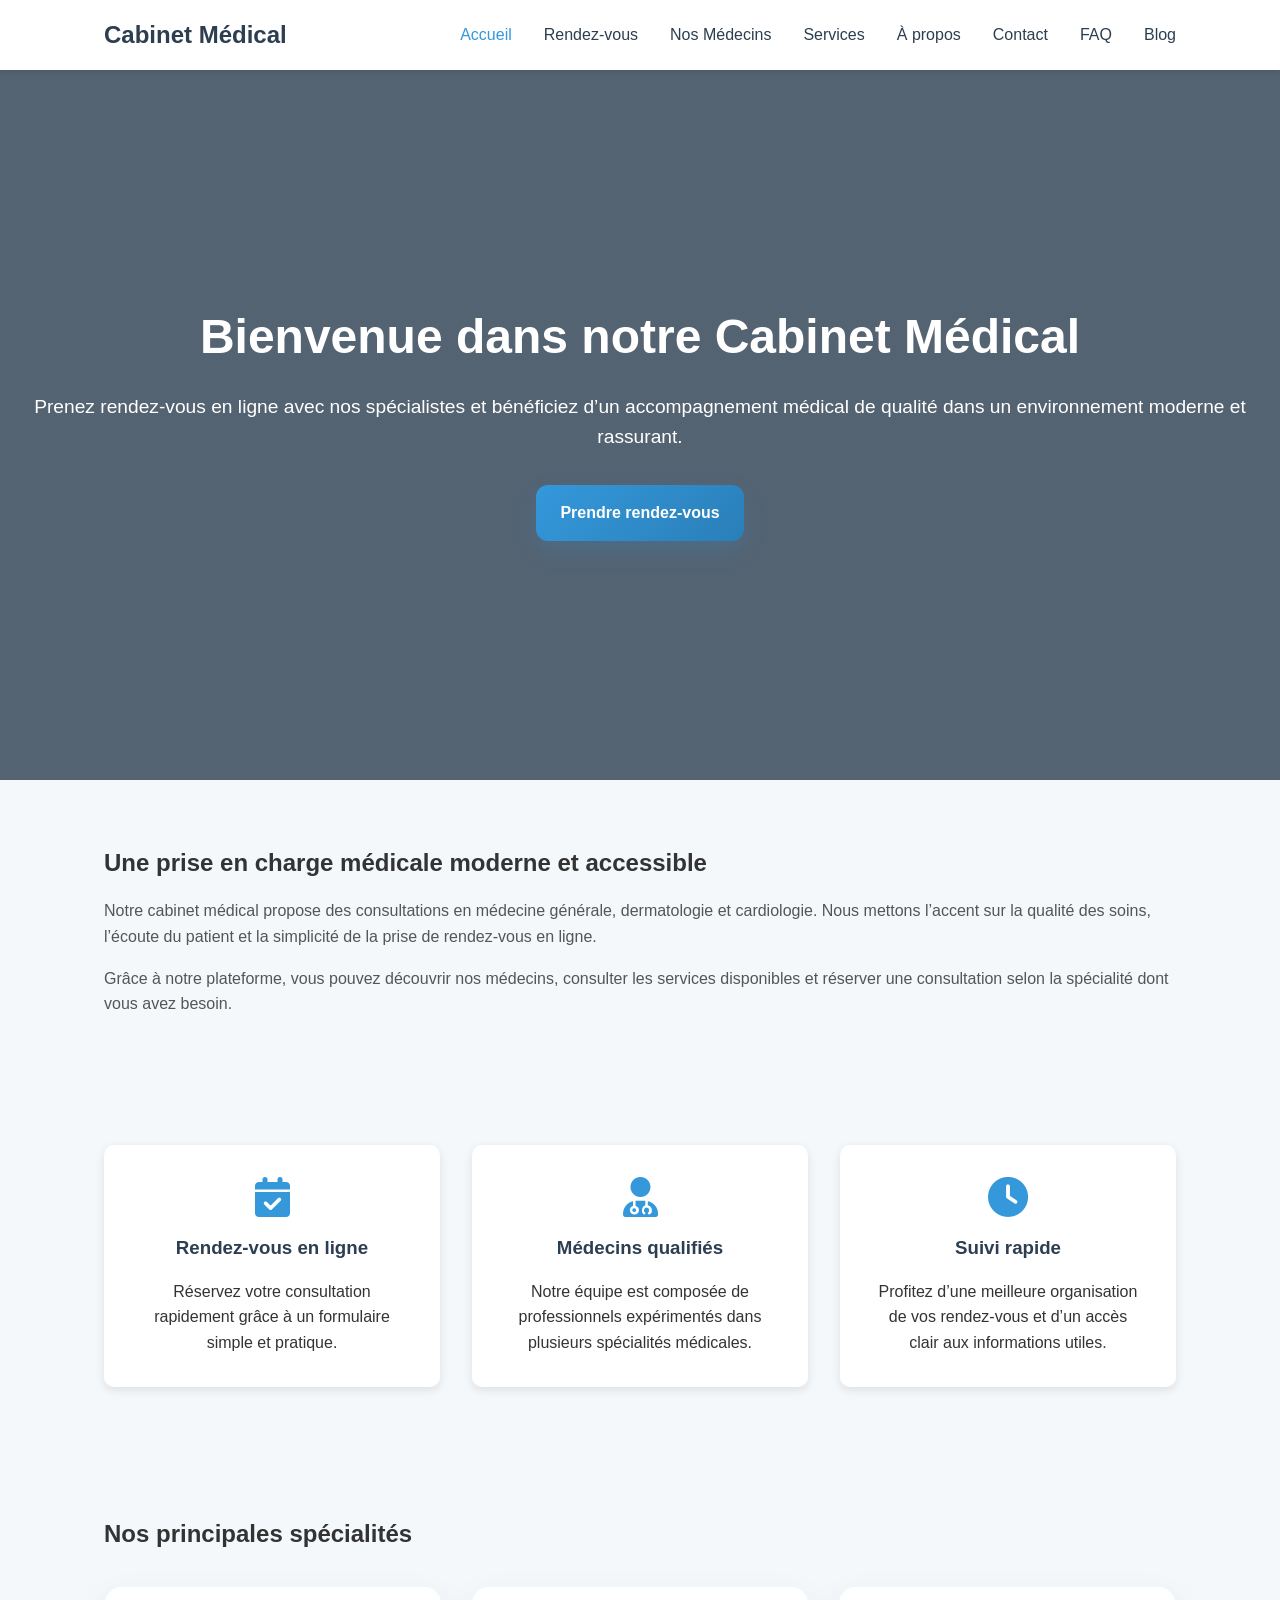
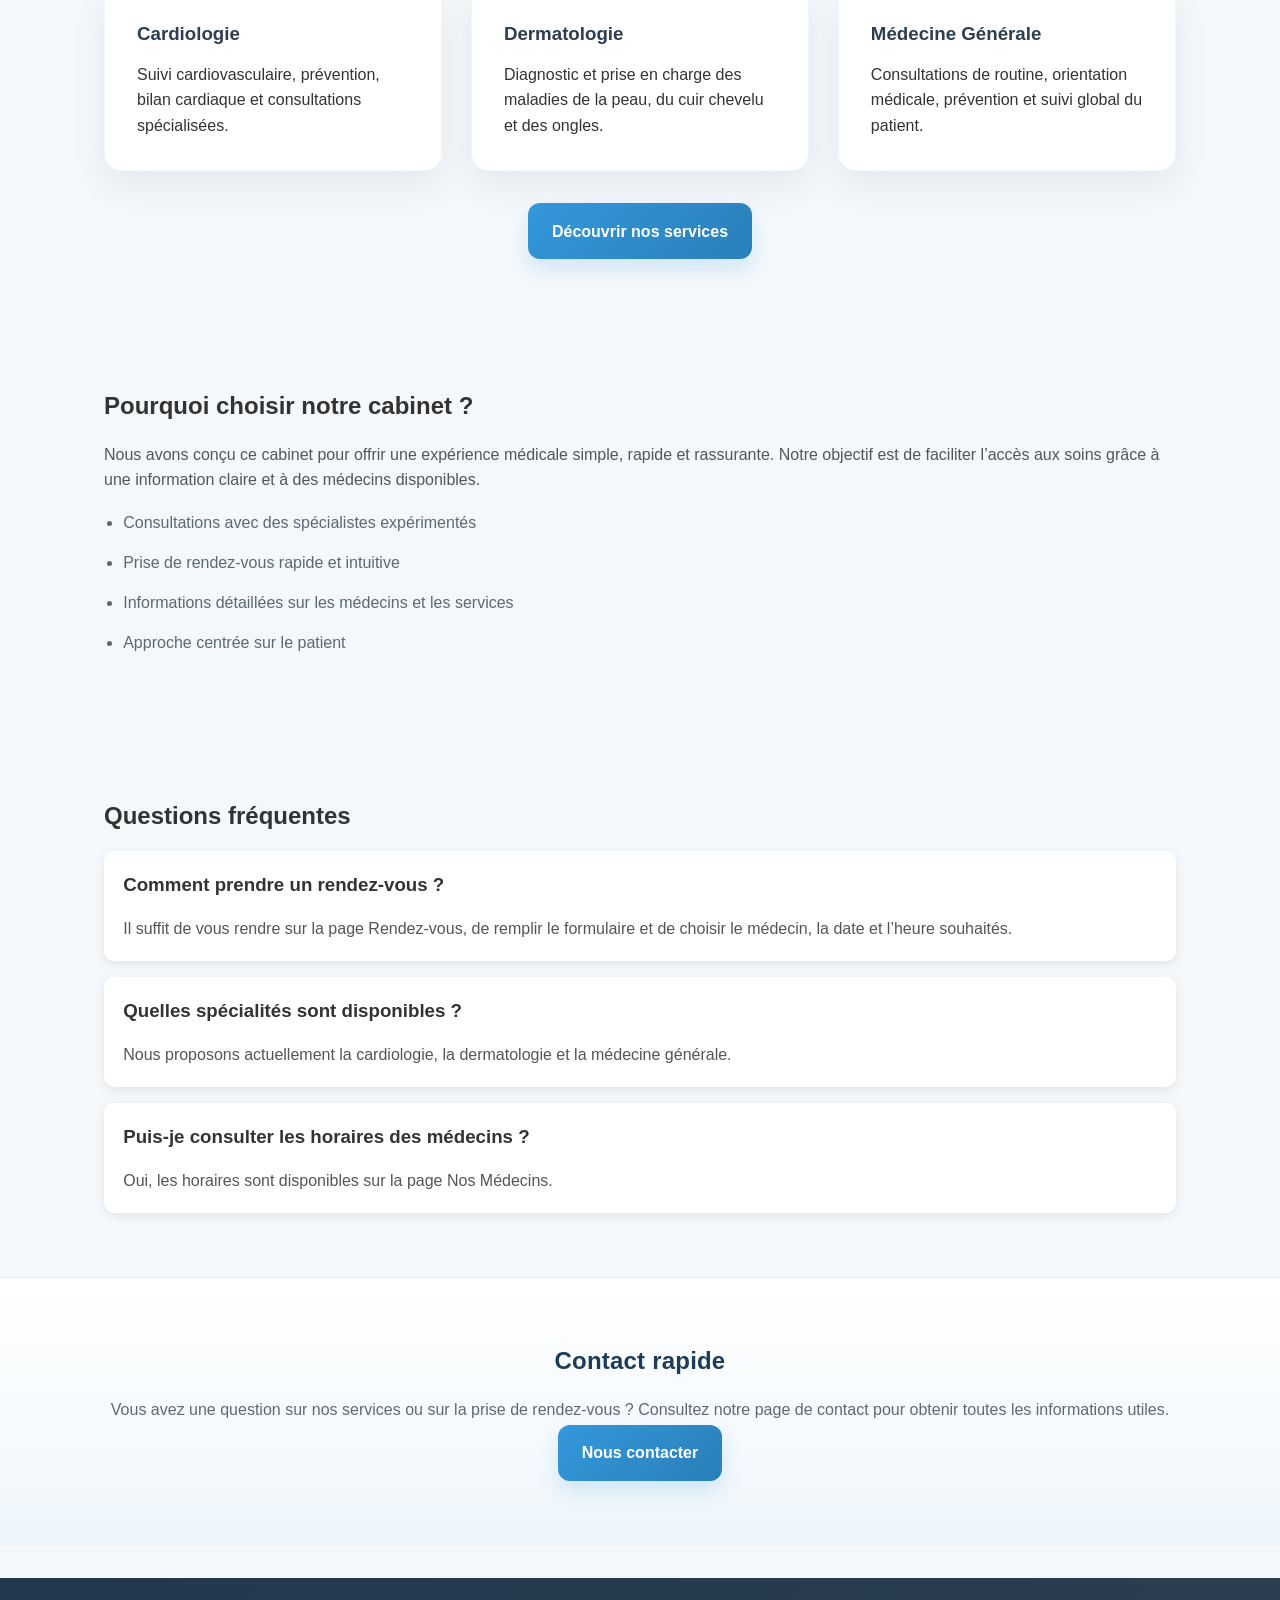
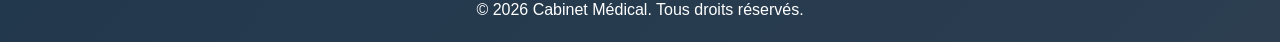
<file: index.html>
<!DOCTYPE html>
<html lang="fr">
<head>
    <meta charset="UTF-8">
    <meta name="viewport" content="width=device-width, initial-scale=1.0">
    <!-- Google tag (gtag.js) -->
<script async src="https://www.googletagmanager.com/gtag/js?id=G-LF78NKF4FQ"></script>
<script>
  window.dataLayer = window.dataLayer || [];
  function gtag(){dataLayer.push(arguments);}
  gtag('js', new Date());

  gtag('config', 'G-LF78NKF4FQ');
</script>
    <title>Cabinet Médical - Consultations, Médecins et Rendez-vous en ligne</title>
    <meta name="description" content="Cabinet médical moderne proposant des consultations en cardiologie, dermatologie et médecine générale. Prenez rendez-vous en ligne avec nos médecins qualifiés.">
    <meta name="keywords" content="cabinet médical, rendez-vous médical, cardiologie, dermatologie, médecine générale, consultation en ligne">
    <link rel="stylesheet" href="styles.css">
    <link rel="stylesheet" href="https://cdnjs.cloudflare.com/ajax/libs/font-awesome/6.0.0/css/all.min.css">
</head>
<body>
    <header>
        <nav>
            <div class="logo">
                <h1>Cabinet Médical</h1>
            </div>
            <ul class="nav-links">
                <li><a href="index.html" class="active">Accueil</a></li>
                <li><a href="appointments.html">Rendez-vous</a></li>
                <li><a href="doctors.html">Nos Médecins</a></li>
                <li><a href="services.html">Services</a></li>
                <li><a href="about.html">À propos</a></li>
                <li><a href="contact.html">Contact</a></li>
                <li><a href="faq.html">FAQ</a></li>
                <li><a href="blog.html">Blog</a></li>
            </ul>
        </nav>
    </header>

    <main>
        <section class="hero">
            <h2>Bienvenue dans notre Cabinet Médical</h2>
            <p>
                Prenez rendez-vous en ligne avec nos spécialistes et bénéficiez
                d’un accompagnement médical de qualité dans un environnement moderne et rassurant.
            </p>
            <a href="appointments.html" class="cta-button">Prendre rendez-vous</a>
        </section>

        <section class="intro-section">
            <div class="container">
                <h2>Une prise en charge médicale moderne et accessible</h2>
                <p>
                    Notre cabinet médical propose des consultations en médecine générale,
                    dermatologie et cardiologie. Nous mettons l’accent sur la qualité des soins,
                    l’écoute du patient et la simplicité de la prise de rendez-vous en ligne.
                </p>
                <p>
                    Grâce à notre plateforme, vous pouvez découvrir nos médecins,
                    consulter les services disponibles et réserver une consultation
                    selon la spécialité dont vous avez besoin.
                </p>
            </div>
        </section>

        <section class="features">
            <div class="feature-card">
                <i class="fas fa-calendar-check"></i>
                <h3>Rendez-vous en ligne</h3>
                <p>Réservez votre consultation rapidement grâce à un formulaire simple et pratique.</p>
            </div>
            <div class="feature-card">
                <i class="fas fa-user-md"></i>
                <h3>Médecins qualifiés</h3>
                <p>Notre équipe est composée de professionnels expérimentés dans plusieurs spécialités médicales.</p>
            </div>
            <div class="feature-card">
                <i class="fas fa-clock"></i>
                <h3>Suivi rapide</h3>
                <p>Profitez d’une meilleure organisation de vos rendez-vous et d’un accès clair aux informations utiles.</p>
            </div>
        </section>

        <section class="services-preview">
            <div class="container">
                <h2>Nos principales spécialités</h2>
                <div class="services-grid">
                    <div class="service-box">
                        <h3>Cardiologie</h3>
                        <p>
                            Suivi cardiovasculaire, prévention, bilan cardiaque et consultations spécialisées.
                        </p>
                    </div>
                    <div class="service-box">
                        <h3>Dermatologie</h3>
                        <p>
                            Diagnostic et prise en charge des maladies de la peau, du cuir chevelu et des ongles.
                        </p>
                    </div>
                    <div class="service-box">
                        <h3>Médecine Générale</h3>
                        <p>
                            Consultations de routine, orientation médicale, prévention et suivi global du patient.
                        </p>
                    </div>
                </div>
                <div class="center-btn">
                    <a href="services.html" class="cta-button">Découvrir nos services</a>
                </div>
            </div>
        </section>

        <section class="why-us">
            <div class="container">
                <h2>Pourquoi choisir notre cabinet ?</h2>
                <p>
                    Nous avons conçu ce cabinet pour offrir une expérience médicale simple, rapide et rassurante.
                    Notre objectif est de faciliter l’accès aux soins grâce à une information claire et à des médecins disponibles.
                </p>
                <ul class="benefits-list">
                    <li>Consultations avec des spécialistes expérimentés</li>
                    <li>Prise de rendez-vous rapide et intuitive</li>
                    <li>Informations détaillées sur les médecins et les services</li>
                    <li>Approche centrée sur le patient</li>
                </ul>
            </div>
        </section>

        <section class="faq-home">
            <div class="container">
                <h2>Questions fréquentes</h2>
                <div class="faq-item">
                    <h3>Comment prendre un rendez-vous ?</h3>
                    <p>
                        Il suffit de vous rendre sur la page Rendez-vous, de remplir le formulaire
                        et de choisir le médecin, la date et l’heure souhaités.
                    </p>
                </div>
                <div class="faq-item">
                    <h3>Quelles spécialités sont disponibles ?</h3>
                    <p>
                        Nous proposons actuellement la cardiologie, la dermatologie
                        et la médecine générale.
                    </p>
                </div>
                <div class="faq-item">
                    <h3>Puis-je consulter les horaires des médecins ?</h3>
                    <p>
                        Oui, les horaires sont disponibles sur la page Nos Médecins.
                    </p>
                </div>
            </div>
        </section>

        <section class="contact-preview">
            <div class="container">
                <h2>Contact rapide</h2>
                <p>
                    Vous avez une question sur nos services ou sur la prise de rendez-vous ?
                    Consultez notre page de contact pour obtenir toutes les informations utiles.
                </p>
                <a href="contact.html" class="cta-button">Nous contacter</a>
            </div>
        </section>
    </main>

    <footer>
        <p>&copy; 2026 Cabinet Médical. Tous droits réservés.</p>
    </footer>

    <script src="script.js"></script>
</body>
</html>
</file>
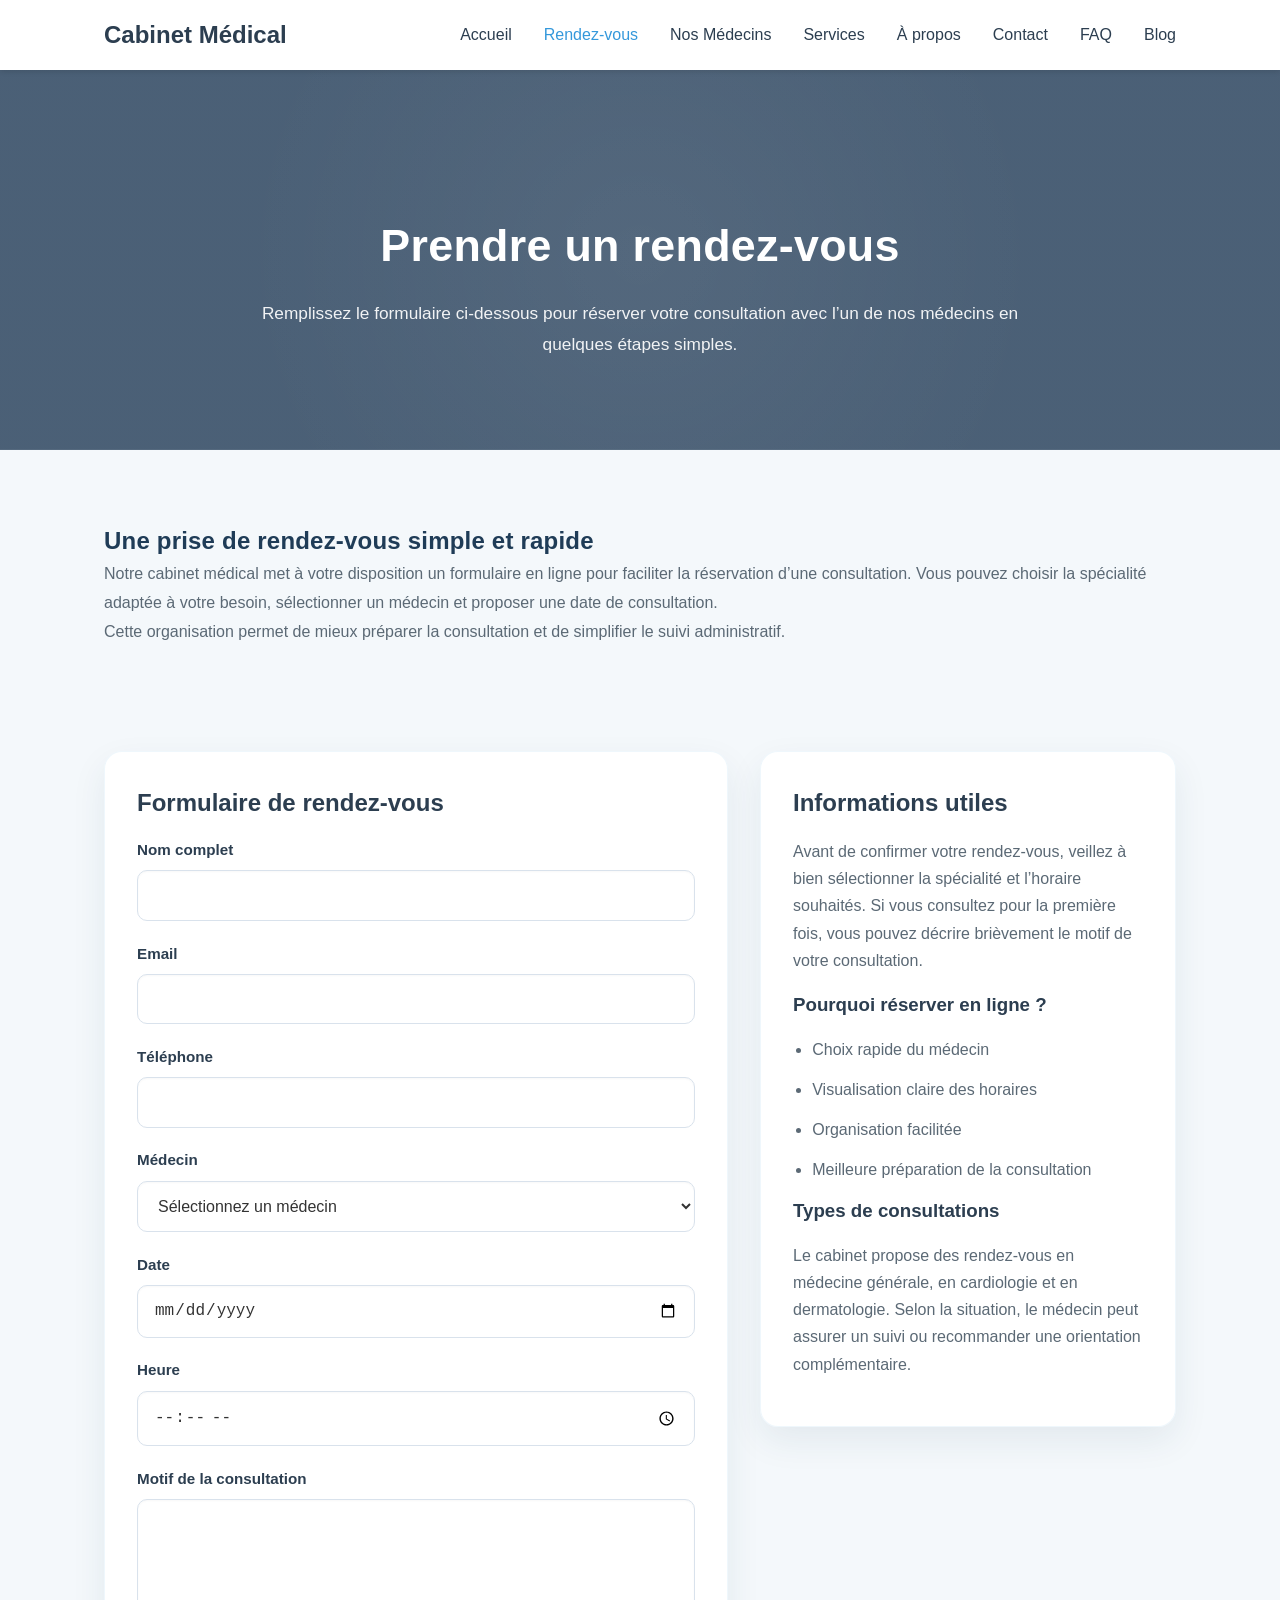
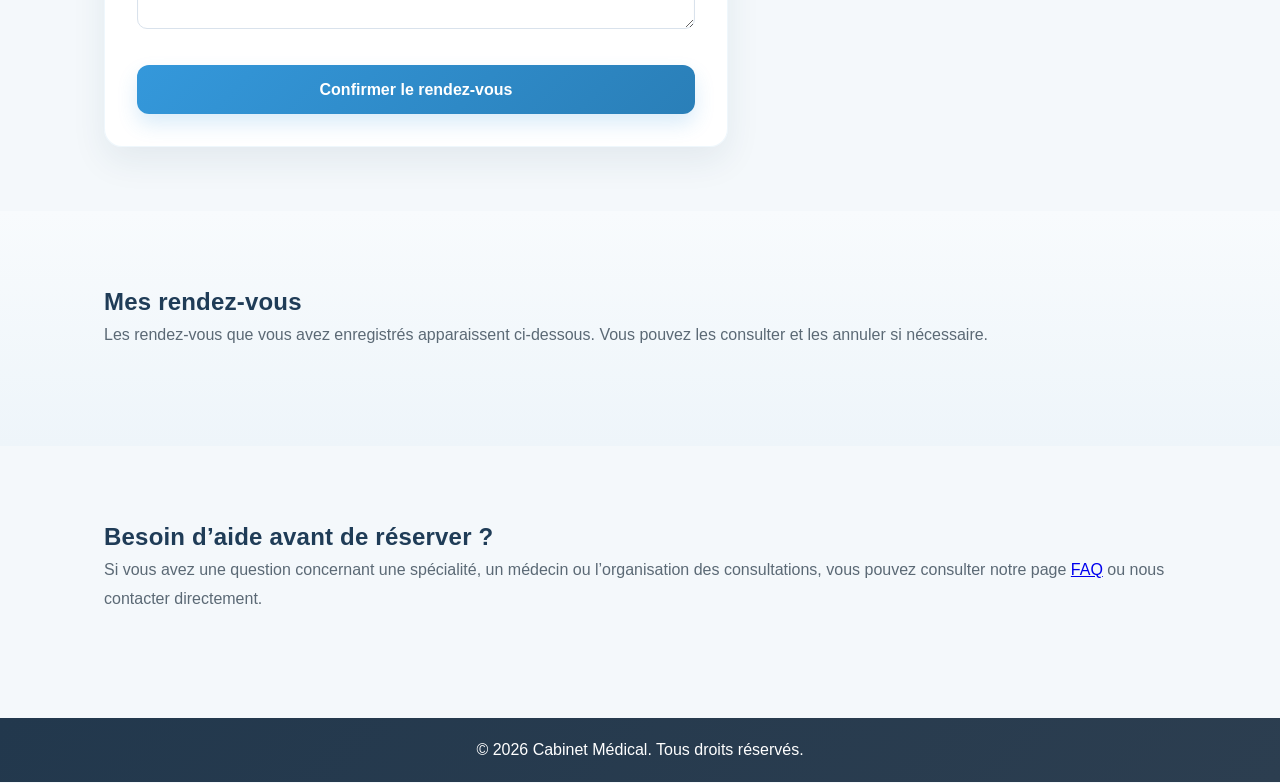
<file: appointments.html>
<!DOCTYPE html>
<html lang="fr">
<head>
    <meta charset="UTF-8">
    <meta name="viewport" content="width=device-width, initial-scale=1.0">
    <!-- Google tag (gtag.js) -->
<script async src="https://www.googletagmanager.com/gtag/js?id=G-LF78NKF4FQ"></script>
<script>
  window.dataLayer = window.dataLayer || [];
  function gtag(){dataLayer.push(arguments);}
  gtag('js', new Date());

  gtag('config', 'G-LF78NKF4FQ');
</script>
    <title>Prendre un rendez-vous - Cabinet Médical</title>
    <meta name="description" content="Prenez rendez-vous en ligne avec notre cabinet médical. Choisissez votre médecin, votre date et votre heure de consultation.">
    <link rel="stylesheet" href="styles.css">
    <link rel="stylesheet" href="https://cdnjs.cloudflare.com/ajax/libs/font-awesome/6.0.0/css/all.min.css">
</head>
<body>
    <header>
        <nav>
            <div class="logo">
                <h1>Cabinet Médical</h1>
            </div>
            <ul class="nav-links">
                <li><a href="index.html">Accueil</a></li>
                <li><a href="appointments.html" class="active">Rendez-vous</a></li>
                <li><a href="doctors.html">Nos Médecins</a></li>
                <li><a href="services.html">Services</a></li>
                <li><a href="about.html">À propos</a></li>
                <li><a href="contact.html">Contact</a></li>
                <li><a href="faq.html">FAQ</a></li>
                <li><a href="blog.html">Blog</a></li>
            </ul>
        </nav>
    </header>

    <main>
        <section class="page-hero small-hero">
            <div class="container">
                <h1>Prendre un rendez-vous</h1>
                <p>
                    Remplissez le formulaire ci-dessous pour réserver votre consultation
                    avec l’un de nos médecins en quelques étapes simples.
                </p>
            </div>
        </section>

        <section class="content-section">
            <div class="container">
                <h2>Une prise de rendez-vous simple et rapide</h2>
                <p>
                    Notre cabinet médical met à votre disposition un formulaire en ligne
                    pour faciliter la réservation d’une consultation. Vous pouvez choisir
                    la spécialité adaptée à votre besoin, sélectionner un médecin
                    et proposer une date de consultation.
                </p>
                <p>
                    Cette organisation permet de mieux préparer la consultation
                    et de simplifier le suivi administratif.
                </p>
            </div>
        </section>

        <section class="appointment-section">
            <div class="container appointment-layout">

                <div class="appointment-form-card">
                    <h2>Formulaire de rendez-vous</h2>
                    <form id="appointmentForm">
                        <div class="form-group">
                            <label for="name">Nom complet</label>
                            <input type="text" id="name" name="name" required>
                        </div>

                        <div class="form-group">
                            <label for="email">Email</label>
                            <input type="email" id="email" name="email" required>
                        </div>

                        <div class="form-group">
                            <label for="phone">Téléphone</label>
                            <input type="tel" id="phone" name="phone" required>
                        </div>

                        <div class="form-group">
                            <label for="doctor">Médecin</label>
                            <select id="doctor" name="doctor" required>
                                <option value="">Sélectionnez un médecin</option>
                                <option value="dr-smith">Dr. Smith - Cardiologue</option>
                                <option value="dr-johnson">Dr. Johnson - Dermatologue</option>
                                <option value="dr-williams">Dr. Williams - Généraliste</option>
                            </select>
                        </div>

                        <div class="form-group">
                            <label for="date">Date</label>
                            <input type="date" id="date" name="date" required>
                        </div>

                        <div class="form-group">
                            <label for="time">Heure</label>
                            <input type="time" id="time" name="time" required>
                        </div>

                        <div class="form-group">
                            <label for="reason">Motif de la consultation</label>
                            <textarea id="reason" name="reason" required></textarea>
                        </div>

                        <button type="submit" class="submit-btn">Confirmer le rendez-vous</button>
                    </form>
                </div>

                <div class="appointment-info-card">
                    <h2>Informations utiles</h2>
                    <p>
                        Avant de confirmer votre rendez-vous, veillez à bien sélectionner
                        la spécialité et l’horaire souhaités. Si vous consultez pour la première fois,
                        vous pouvez décrire brièvement le motif de votre consultation.
                    </p>

                    <h3>Pourquoi réserver en ligne ?</h3>
                    <ul class="benefits-list">
                        <li>Choix rapide du médecin</li>
                        <li>Visualisation claire des horaires</li>
                        <li>Organisation facilitée</li>
                        <li>Meilleure préparation de la consultation</li>
                    </ul>

                    <h3>Types de consultations</h3>
                    <p>
                        Le cabinet propose des rendez-vous en médecine générale,
                        en cardiologie et en dermatologie. Selon la situation,
                        le médecin peut assurer un suivi ou recommander une orientation complémentaire.
                    </p>
                </div>

            </div>
        </section>

        <section class="content-section light-section">
            <div class="container">
                <h2>Mes rendez-vous</h2>
                <p>
                    Les rendez-vous que vous avez enregistrés apparaissent ci-dessous.
                    Vous pouvez les consulter et les annuler si nécessaire.
                </p>
                <div class="appointments-list">
                    <div id="appointmentsList">
                        <!-- Les rendez-vous seront ajoutés ici dynamiquement -->
                    </div>
                </div>
            </div>
        </section>

        <section class="content-section">
            <div class="container">
                <h2>Besoin d’aide avant de réserver ?</h2>
                <p>
                    Si vous avez une question concernant une spécialité, un médecin
                    ou l’organisation des consultations, vous pouvez consulter notre
                    page <a href="faq.html">FAQ</a> ou nous contacter directement.
                </p>
            </div>
        </section>
    </main>

    <footer>
        <p>&copy; 2026 Cabinet Médical. Tous droits réservés.</p>
    </footer>

    <script src="script.js"></script>
</body>
</html>
</file>
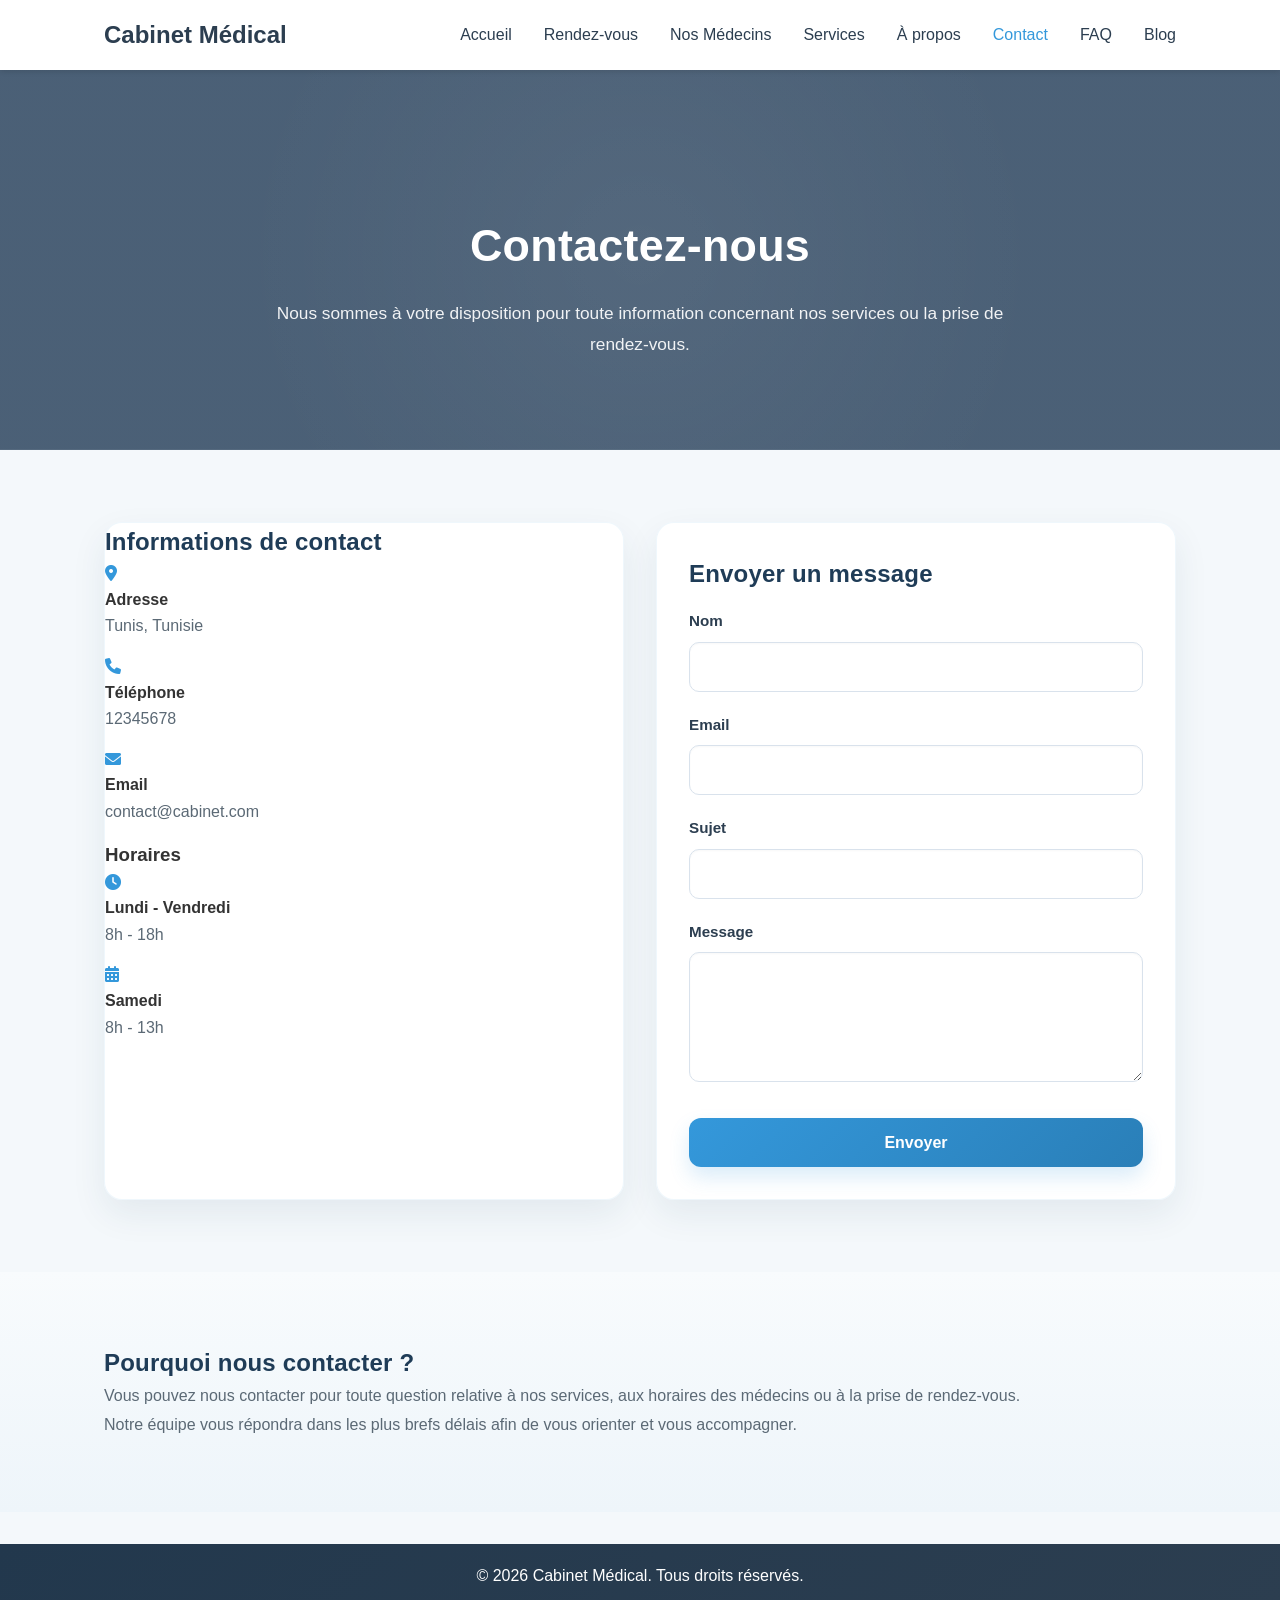
<file: contact.html>
<!DOCTYPE html>
<html lang="fr">
<head>
    <meta charset="UTF-8">
    <meta name="viewport" content="width=device-width, initial-scale=1.0">
    <!-- Google tag (gtag.js) -->
<script async src="https://www.googletagmanager.com/gtag/js?id=G-LF78NKF4FQ"></script>
<script>
  window.dataLayer = window.dataLayer || [];
  function gtag(){dataLayer.push(arguments);}
  gtag('js', new Date());

  gtag('config', 'G-LF78NKF4FQ');
</script>
    <title>Contact - Cabinet Médical</title>
    <meta name="description" content="Contactez notre cabinet médical pour toute information ou prise de rendez-vous.">
    <link rel="stylesheet" href="styles.css">
    <link rel="stylesheet" href="https://cdnjs.cloudflare.com/ajax/libs/font-awesome/6.0.0/css/all.min.css">
</head>
<body>

<header>
    <nav>
        <div class="logo">
            <h1>Cabinet Médical</h1>
        </div>
        <ul class="nav-links">
            <li><a href="index.html">Accueil</a></li>
            <li><a href="appointments.html">Rendez-vous</a></li>
            <li><a href="doctors.html">Nos Médecins</a></li>
            <li><a href="services.html">Services</a></li>
            <li><a href="about.html">À propos</a></li>
            <li><a href="contact.html" class="active">Contact</a></li>
            <li><a href="faq.html">FAQ</a></li>
            <li><a href="blog.html">Blog</a></li>
        </ul>
    </nav>
</header>

<main>

<section class="page-hero small-hero">
    <div class="container">
        <h1>Contactez-nous</h1>
        <p>
            Nous sommes à votre disposition pour toute information concernant nos services
            ou la prise de rendez-vous.
        </p>
    </div>
</section>

<section class="content-section">
    <div class="container contact-grid">

        <div class="contact-info">
    <h2>Informations de contact</h2>

    <div class="contact-item">
        <i class="fas fa-map-marker-alt"></i>
        <div>
            <strong>Adresse</strong>
            <p>Tunis, Tunisie</p>
        </div>
    </div>

    <div class="contact-item">
        <i class="fas fa-phone"></i>
        <div>
            <strong>Téléphone</strong>
            <p>12345678</p>
        </div>
    </div>

    <div class="contact-item">
        <i class="fas fa-envelope"></i>
        <div>
            <strong>Email</strong>
            <p>contact@cabinet.com</p>
        </div>
    </div>

    <h3>Horaires</h3>

    <div class="contact-item">
        <i class="fas fa-clock"></i>
        <div>
            <strong>Lundi - Vendredi</strong>
            <p>8h - 18h</p>
        </div>
    </div>

    <div class="contact-item">
        <i class="fas fa-calendar-alt"></i>
        <div>
            <strong>Samedi</strong>
            <p>8h - 13h</p>
        </div>
    </div>
</div>
        <!-- Formulaire -->
        <div class="contact-form">
            <h2>Envoyer un message</h2>

            <form>
                <div class="form-group">
                    <label>Nom</label>
                    <input type="text" required>
                </div>

                <div class="form-group">
                    <label>Email</label>
                    <input type="email" required>
                </div>

                <div class="form-group">
                    <label>Sujet</label>
                    <input type="text" required>
                </div>

                <div class="form-group">
                    <label>Message</label>
                    <textarea required></textarea>
                </div>

                <button type="submit" class="submit-btn">Envoyer</button>
            </form>
        </div>

    </div>
</section>

<section class="content-section light-section">
    <div class="container">
        <h2>Pourquoi nous contacter ?</h2>
        <p>
            Vous pouvez nous contacter pour toute question relative à nos services,
            aux horaires des médecins ou à la prise de rendez-vous.
        </p>
        <p>
            Notre équipe vous répondra dans les plus brefs délais afin de vous orienter
            et vous accompagner.
        </p>
    </div>
</section>

</main>

<footer>
    <p>&copy; 2026 Cabinet Médical. Tous droits réservés.</p>
</footer>

<script src="script.js"></script>

</body>
</html>
</file>
<file: styles.css>
/* Reset et styles de base */
* {
    margin: 0;
    padding: 0;
    box-sizing: border-box;
}

body {
    font-family: 'Arial', sans-serif;
    line-height: 1.6;
    color: #333;
}

/* Header et Navigation */
header {
    background-color: #fff;
    box-shadow: 0 2px 5px rgba(0,0,0,0.1);
    position: fixed;
    width: 100%;
    top: 0;
    z-index: 1000;
}

nav {
    display: flex;
    justify-content: space-between;
    align-items: center;
    padding: 1rem 5%;
    max-width: 1200px;
    margin: 0 auto;
}

.logo h1 {
    color: #2c3e50;
    font-size: 1.5rem;
}

.nav-links {
    display: flex;
    list-style: none;
}

.nav-links li {
    margin-left: 2rem;
}

.nav-links a {
    text-decoration: none;
    color: #2c3e50;
    font-weight: 500;
    transition: color 0.3s ease;
}

.nav-links a:hover {
    color: #3498db;
}

.nav-links a.active {
    color: #3498db;
}
footer {
    background-color: #2c3e50;
    color: white;
    text-align: center;
    padding: 1rem;
    margin-top: 2rem;
}
/* Responsive Design */
@media (max-width: 768px) {
    nav {
        flex-direction: column;
        padding: 1rem;
    }

    .nav-links {
        margin-top: 1rem;
    }

    .nav-links li {
        margin: 0 1rem;
    }

    .hero h2 {
        font-size: 2rem;
    }

    .hero p {
        font-size: 1rem;
    }
}

@media (max-width: 480px) {
    .nav-links {
        flex-direction: column;
        text-align: center;
    }

    .nav-links li {
        margin: 0.5rem 0;
    }

}
/* Section Hero */
.hero {
    background: linear-gradient(rgba(44, 62, 80, 0.8), rgba(44, 62, 80, 0.8)),
                url('https://images.unsplash.com/photo-1538108149393-fbbd81895907?ixlib=rb-1.2.1&auto=format&fit=crop&w=1350&q=80');
    background-size: cover;
    background-position: center;
    height: 80vh;
    display: flex;
    flex-direction: column;
    justify-content: center;
    align-items: center;
    text-align: center;
    color: white;
    padding: 0 1rem;
    margin-top: 60px;
}
/* Section Features */
.features {
    display: grid;
    grid-template-columns: repeat(auto-fit, minmax(250px, 1fr));
    gap: 2rem;
    padding: 4rem 5%;
    max-width: 1200px;
    margin: 0 auto;
}

.feature-card {
    text-align: center;
    padding: 2rem;
    background-color: #fff;
    border-radius: 10px;
    box-shadow: 0 3px 10px rgba(0,0,0,0.1);
    transition: transform 0.3s ease;
}
.feature-card:hover {
    transform: translateY(-5px);
}

.feature-card i {
    font-size: 2.5rem;
    color: #3498db;
    margin-bottom: 1rem;
}

.feature-card h3 {
    margin-bottom: 1rem;
    color: #2c3e50;
}

.hero h2 {
    font-size: 3rem;
    margin-bottom: 1rem;
}

.hero p {
    font-size: 1.2rem;
    margin-bottom: 2rem;
}
.cta-button {
    display: inline-block;
    padding: 1rem 2rem;
    background-color: #3498db;
    color: white;
    text-decoration: none;
    border-radius: 5px;
    transition: background-color 0.3s ease;
}

.cta-button:hover {
    background-color: #2980b9;
}
.container {
    max-width: 1200px;
    margin: 0 auto;
    padding: 0 5%;
}

.intro-section,
.services-preview,
.why-us,
.faq-home,
.contact-preview {
    padding: 4rem 0;
}

.intro-section p,
.why-us p,
.faq-item p,
.contact-preview p {
    margin-top: 1rem;
    color: #555;
}

.services-grid {
    display: grid;
    grid-template-columns: repeat(auto-fit, minmax(250px, 1fr));
    gap: 1.5rem;
    margin-top: 2rem;
}

.service-box {
    background: #fff;
    padding: 1.5rem;
    border-radius: 10px;
    box-shadow: 0 3px 10px rgba(0,0,0,0.1);
}

.service-box h3 {
    margin-bottom: 0.8rem;
    color: #2c3e50;
}

.center-btn {
    margin-top: 2rem;
    text-align: center;
}

.benefits-list {
    margin-top: 1rem;
    padding-left: 1.2rem;
    color: #555;
}

.benefits-list li {
    margin-bottom: 0.7rem;
}

.faq-item {
    background: #fff;
    padding: 1.2rem;
    border-radius: 10px;
    box-shadow: 0 3px 10px rgba(0,0,0,0.08);
    margin-top: 1rem;
}
.page-hero {
    background: linear-gradient(rgba(44, 62, 80, 0.82), rgba(44, 62, 80, 0.82)),
                url('https://images.unsplash.com/photo-1576091160550-2173dba999ef?auto=format&fit=crop&w=1400&q=80');
    background-size: cover;
    background-position: center;
    color: white;
    text-align: center;
    padding: 140px 20px 80px;
    margin-top: 60px;
}

.small-hero h1 {
    font-size: 2.7rem;
    margin-bottom: 1rem;
}

.small-hero p {
    max-width: 800px;
    margin: 0 auto;
    font-size: 1.1rem;
}

.content-section {
    padding: 4rem 0;
}

.light-section {
    background-color: #f8f9fa;
}

.services-grid-section {
    padding: 2rem 0 4rem;
}

.service-card {
    background-color: #fff;
    border-radius: 12px;
    box-shadow: 0 3px 10px rgba(0,0,0,0.1);
    padding: 2rem;
}

.service-card h2 {
    margin: 1rem 0;
    color: #2c3e50;
}

.service-card p {
    color: #555;
    margin-bottom: 1rem;
}

.service-icon {
    font-size: 2.2rem;
    color: #3498db;
}

@media (max-width: 768px) {
    .small-hero h1 {
        font-size: 2rem;
    }

    .small-hero p {
        font-size: 1rem;
    }
}
.contact-grid {
    display: grid;
    grid-template-columns: 1fr 1fr;
    gap: 2rem;
}

.contact-info p {
    margin-bottom: 0.8rem;
    color: #555;
}

.contact-info i {
    color: #3498db;
    margin-right: 8px;
}

.contact-form {
    background: #fff;
    padding: 2rem;
    border-radius: 10px;
    box-shadow: 0 3px 10px rgba(0,0,0,0.1);
}

.contact-form h2 {
    margin-bottom: 1rem;
}

@media (max-width: 768px) {
    .contact-grid {
        grid-template-columns: 1fr;
    }
}
.faq-list {
    display: grid;
    gap: 1.5rem;
}

.faq-card {
    background: #fff;
    padding: 1.5rem;
    border-radius: 10px;
    box-shadow: 0 3px 10px rgba(0,0,0,0.08);
}

.faq-card h2 {
    color: #2c3e50;
    margin-bottom: 0.8rem;
    font-size: 1.2rem;
}

.faq-card p {
    color: #555;
}

.faq-card a {
    color: #3498db;
    text-decoration: none;
}

.faq-card a:hover {
    text-decoration: underline;
}
.blog-grid {
    display: grid;
    grid-template-columns: repeat(auto-fit, minmax(320px, 1fr));
    gap: 2rem;
    margin-top: 2rem;
}

.blog-card {
    background: #fff;
    border-radius: 12px;
    overflow: hidden;
    box-shadow: 0 3px 10px rgba(0,0,0,0.1);
    transition: transform 0.3s ease;
}

.blog-card:hover {
    transform: translateY(-5px);
}

.blog-image {
    width: 100%;
    height: 220px;
    object-fit: cover;
}

.blog-card-content {
    padding: 1.5rem;
}

.blog-card-content h3 {
    color: #2c3e50;
    margin-bottom: 1rem;
}

.blog-card-content p {
    color: #555;
    margin-bottom: 1rem;
}

.read-more {
    color: #3498db;
    text-decoration: none;
    font-weight: 600;
}

.read-more:hover {
    text-decoration: underline;
}
.article-content {
    max-width: 900px;
}

.article-image {
    width: 100%;
    height: 380px;
    object-fit: cover;
    border-radius: 12px;
    margin-bottom: 2rem;
}

.article-content h2 {
    color: #2c3e50;
    margin-top: 2rem;
    margin-bottom: 1rem;
}

.article-content p {
    color: #555;
    margin-bottom: 1rem;
}

.article-actions {
    margin-top: 2rem;
    display: flex;
    gap: 1.5rem;
    align-items: center;
    flex-wrap: wrap;
}

.secondary-link {
    color: #3498db;
    text-decoration: none;
    font-weight: 600;
}

.secondary-link:hover {
    text-decoration: underline;
}
.doctor-extra {
    color: #555;
    margin-bottom: 1rem;
    line-height: 1.6;
}

.doctor-card h2 {
    color: #2c3e50;
    margin-bottom: 0.5rem;
    font-size: 1.4rem;
}
.appointment-section {
    padding: 2rem 0 4rem;
}

.appointment-layout {
    display: grid;
    grid-template-columns: 1.2fr 0.8fr;
    gap: 2rem;
    align-items: start;
}

.appointment-form-card,
.appointment-info-card {
    background: #fff;
    padding: 2rem;
    border-radius: 12px;
    box-shadow: 0 3px 10px rgba(0,0,0,0.1);
}

.appointment-form-card h2,
.appointment-info-card h2,
.appointment-info-card h3 {
    color: #2c3e50;
    margin-bottom: 1rem;
}

.appointment-info-card p {
    color: #555;
    margin-bottom: 1rem;
}

.appointments-list {
    margin-top: 1.5rem;
}

.appointment-card {
    background-color: #fff;
    padding: 1rem;
    margin-bottom: 1rem;
    border-radius: 8px;
    box-shadow: 0 2px 5px rgba(0,0,0,0.08);
}

.cancel-btn {
    background-color: #e74c3c;
    color: #fff;
    padding: 0.7rem 1rem;
    border: none;
    border-radius: 6px;
    cursor: pointer;
    margin-top: 0.8rem;
}

.cancel-btn:hover {
    background-color: #c0392b;
}

@media (max-width: 900px) {
    .appointment-layout {
        grid-template-columns: 1fr;
    }
}
/* ===== Amélioration générale des formulaires ===== */
.form-group {
    margin-bottom: 1.3rem;
}

.form-group label {
    display: block;
    margin-bottom: 0.5rem;
    color: #2c3e50;
    font-weight: 600;
    font-size: 0.95rem;
}

.form-group input,
.form-group select,
.form-group textarea {
    width: 100%;
    padding: 0.95rem 1rem;
    border: 1px solid #d9e2ec;
    border-radius: 10px;
    font-size: 1rem;
    background-color: #fff;
    color: #333;
    outline: none;
    transition: all 0.3s ease;
    box-shadow: inset 0 1px 2px rgba(0,0,0,0.03);
}

.form-group input:focus,
.form-group select:focus,
.form-group textarea:focus {
    border-color: #3498db;
    box-shadow: 0 0 0 4px rgba(52, 152, 219, 0.12);
}

.form-group textarea {
    min-height: 130px;
    resize: vertical;
}

/* ===== Placeholder ===== */
.form-group input::placeholder,
.form-group textarea::placeholder {
    color: #9aa5b1;
}

/* ===== Cartes de formulaire ===== */
.appointment-form-card,
.contact-form,
.appointment-info-card {
    background: #ffffff;
    border-radius: 16px;
    padding: 2rem;
    box-shadow: 0 10px 30px rgba(44, 62, 80, 0.08);
    border: 1px solid #eef2f7;
}

/* ===== Boutons principaux ===== */
.submit-btn,
.cta-button,
.book-btn {
    display: inline-block;
    background: linear-gradient(135deg, #3498db, #2980b9);
    color: #fff;
    border: none;
    border-radius: 10px;
    padding: 0.95rem 1.4rem;
    font-size: 1rem;
    font-weight: 600;
    text-decoration: none;
    text-align: center;
    cursor: pointer;
    transition: all 0.3s ease;
    box-shadow: 0 8px 18px rgba(52, 152, 219, 0.2);
}

.submit-btn:hover,
.cta-button:hover,
.book-btn:hover {
    transform: translateY(-2px);
    box-shadow: 0 12px 22px rgba(52, 152, 219, 0.25);
}

.submit-btn:active,
.cta-button:active,
.book-btn:active {
    transform: translateY(0);
}

/* ===== Bouton annuler ===== */
.cancel-btn {
    background: linear-gradient(135deg, #e74c3c, #c0392b);
    color: #fff;
    border: none;
    border-radius: 10px;
    padding: 0.8rem 1.1rem;
    font-weight: 600;
    cursor: pointer;
    transition: all 0.3s ease;
    box-shadow: 0 8px 18px rgba(231, 76, 60, 0.18);
}

.cancel-btn:hover {
    transform: translateY(-2px);
    box-shadow: 0 12px 22px rgba(231, 76, 60, 0.24);
}

/* ===== Boutons largeur complète dans formulaires ===== */
.appointment-form-card .submit-btn,
.contact-form .submit-btn {
    width: 100%;
    margin-top: 0.5rem;
}

/* ===== Section rendez-vous / contact plus élégante ===== */
.appointment-section,
.content-section {
    position: relative;
}

.appointment-info-card h2,
.appointment-info-card h3,
.contact-form h2,
.appointment-form-card h2 {
    color: #2c3e50;
}

.appointment-info-card p,
.contact-info p,
.contact-form p {
    color: #5b6975;
    line-height: 1.7;
}

/* ===== Icônes dans contact ===== */
.contact-info i {
    width: 20px;
    color: #3498db;
}

/* ===== Liens secondaires ===== */
.secondary-link {
    color: #2980b9;
    font-weight: 600;
    text-decoration: none;
    transition: color 0.3s ease;
}

.secondary-link:hover {
    color: #1f6694;
    text-decoration: underline;
}

/* ===== Responsive ===== */
@media (max-width: 768px) {
    .appointment-form-card,
    .contact-form,
    .appointment-info-card {
        padding: 1.4rem;
        border-radius: 14px;
    }

    .submit-btn,
    .cta-button,
    .book-btn,
    .cancel-btn {
        width: 100%;
    }
}
/* ===== Amélioration visuelle globale des pages internes ===== */
body {
    background-color: #f4f8fb;
}

/* Sections */
.content-section {
    padding: 4.5rem 0;
}

.light-section {
    background: linear-gradient(180deg, #f8fbfd 0%, #eef5fa 100%);
}

/* Containers visuellement plus propres */
.container {
    max-width: 1200px;
    margin: 0 auto;
    padding: 0 5%;
}

/* Hero interne amélioré */
.page-hero {
    background: linear-gradient(rgba(27, 53, 81, 0.78), rgba(27, 53, 81, 0.78)),
                url('https://images.unsplash.com/photo-1516549655169-df83a0774514?auto=format&fit=crop&w=1400&q=80');
    background-size: cover;
    background-position: center;
    color: white;
    text-align: center;
    padding: 150px 20px 90px;
    margin-top: 60px;
    position: relative;
}

.page-hero::after {
    content: "";
    position: absolute;
    inset: 0;
    background: radial-gradient(circle at center, rgba(255,255,255,0.05), transparent 60%);
}

.page-hero .container {
    position: relative;
    z-index: 2;
}

.small-hero h1 {
    font-size: 2.8rem;
    margin-bottom: 1rem;
    letter-spacing: 0.3px;
}

.small-hero p {
    max-width: 760px;
    margin: 0 auto;
    font-size: 1.08rem;
    line-height: 1.8;
    color: rgba(255,255,255,0.92);
}

/* Titres */
.content-section h2,
.contact-preview h2,
.faq-card h2,
.service-card h2,
.doctor-card h2 {
    color: #1f3c57;
    font-weight: 700;
    letter-spacing: 0.2px;
}

.content-section p,
.service-card p,
.faq-card p,
.contact-preview p {
    color: #5b6975;
    line-height: 1.8;
}

/* Cartes améliorées */
.service-card,
.faq-card,
.contact-form,
.contact-info,
.appointment-form-card,
.appointment-info-card,
.doctor-card,
.blog-card,
.service-box {
    background: rgba(255,255,255,0.96);
    border: 1px solid rgba(52, 152, 219, 0.08);
    border-radius: 18px;
    box-shadow: 0 14px 35px rgba(31, 60, 87, 0.08);
    transition: transform 0.3s ease, box-shadow 0.3s ease;
}

.service-card:hover,
.faq-card:hover,
.doctor-card:hover,
.blog-card:hover,
.service-box:hover {
    transform: translateY(-6px);
    box-shadow: 0 18px 40px rgba(31, 60, 87, 0.12);
}

/* Services */
.services-grid {
    display: grid;
    grid-template-columns: repeat(auto-fit, minmax(280px, 1fr));
    gap: 1.8rem;
    margin-top: 2rem;
}

.service-card,
.service-box {
    padding: 2rem;
}

.service-icon {
    width: 64px;
    height: 64px;
    display: inline-flex;
    align-items: center;
    justify-content: center;
    border-radius: 50%;
    background: linear-gradient(135deg, rgba(52,152,219,0.12), rgba(41,128,185,0.18));
    color: #3498db;
    font-size: 1.8rem;
    margin-bottom: 1rem;
}

/* FAQ */
.faq-list {
    display: grid;
    gap: 1.4rem;
}

.faq-card {
    padding: 1.6rem 1.6rem 1.4rem;
    position: relative;
    overflow: hidden;
}

.faq-card::before {
    content: "";
    position: absolute;
    left: 0;
    top: 18px;
    bottom: 18px;
    width: 5px;
    border-radius: 10px;
    background: linear-gradient(180deg, #3498db, #2c80b9);
}

.faq-card h2 {
    font-size: 1.18rem;
    margin-bottom: 0.8rem;
    padding-left: 0.8rem;
}

.faq-card p {
    padding-left: 0.8rem;
}

/* About / Why / values */
.benefits-list {
    margin-top: 1rem;
    padding-left: 1.2rem;
    color: #5b6975;
}

.benefits-list li {
    margin-bottom: 0.8rem;
    line-height: 1.7;
}

/* Boutons */
.cta-button,
.book-btn,
.submit-btn {
    background: linear-gradient(135deg, #3498db, #2a7fb8);
    color: #fff;
    border: none;
    border-radius: 12px;
    padding: 0.95rem 1.5rem;
    text-decoration: none;
    display: inline-block;
    font-weight: 600;
    box-shadow: 0 10px 20px rgba(52,152,219,0.18);
    transition: all 0.3s ease;
}

.cta-button:hover,
.book-btn:hover,
.submit-btn:hover {
    transform: translateY(-2px);
    box-shadow: 0 14px 28px rgba(52,152,219,0.24);
}

/* Contact preview */
.contact-preview {
    text-align: center;
    background: linear-gradient(180deg, #ffffff 0%, #eef6fb 100%);
    border-top: 1px solid rgba(52, 152, 219, 0.08);
    border-bottom: 1px solid rgba(52, 152, 219, 0.08);
}

/* Images médecins / blog plus premium */
.doctor-image,
.blog-image,
.article-image {
    border-bottom: 1px solid rgba(44, 62, 80, 0.06);
}

/* Footer un peu plus élégant */
footer {
    background: linear-gradient(135deg, #22384d, #2c3e50);
    color: white;
    text-align: center;
    padding: 1.2rem;
    margin-top: 2rem;
}

/* Responsive */
@media (max-width: 768px) {
    .small-hero h1 {
        font-size: 2.1rem;
    }

    .small-hero p {
        font-size: 1rem;
    }

    .service-card,
    .faq-card,
    .service-box {
        padding: 1.4rem;
    }
}
</file>
